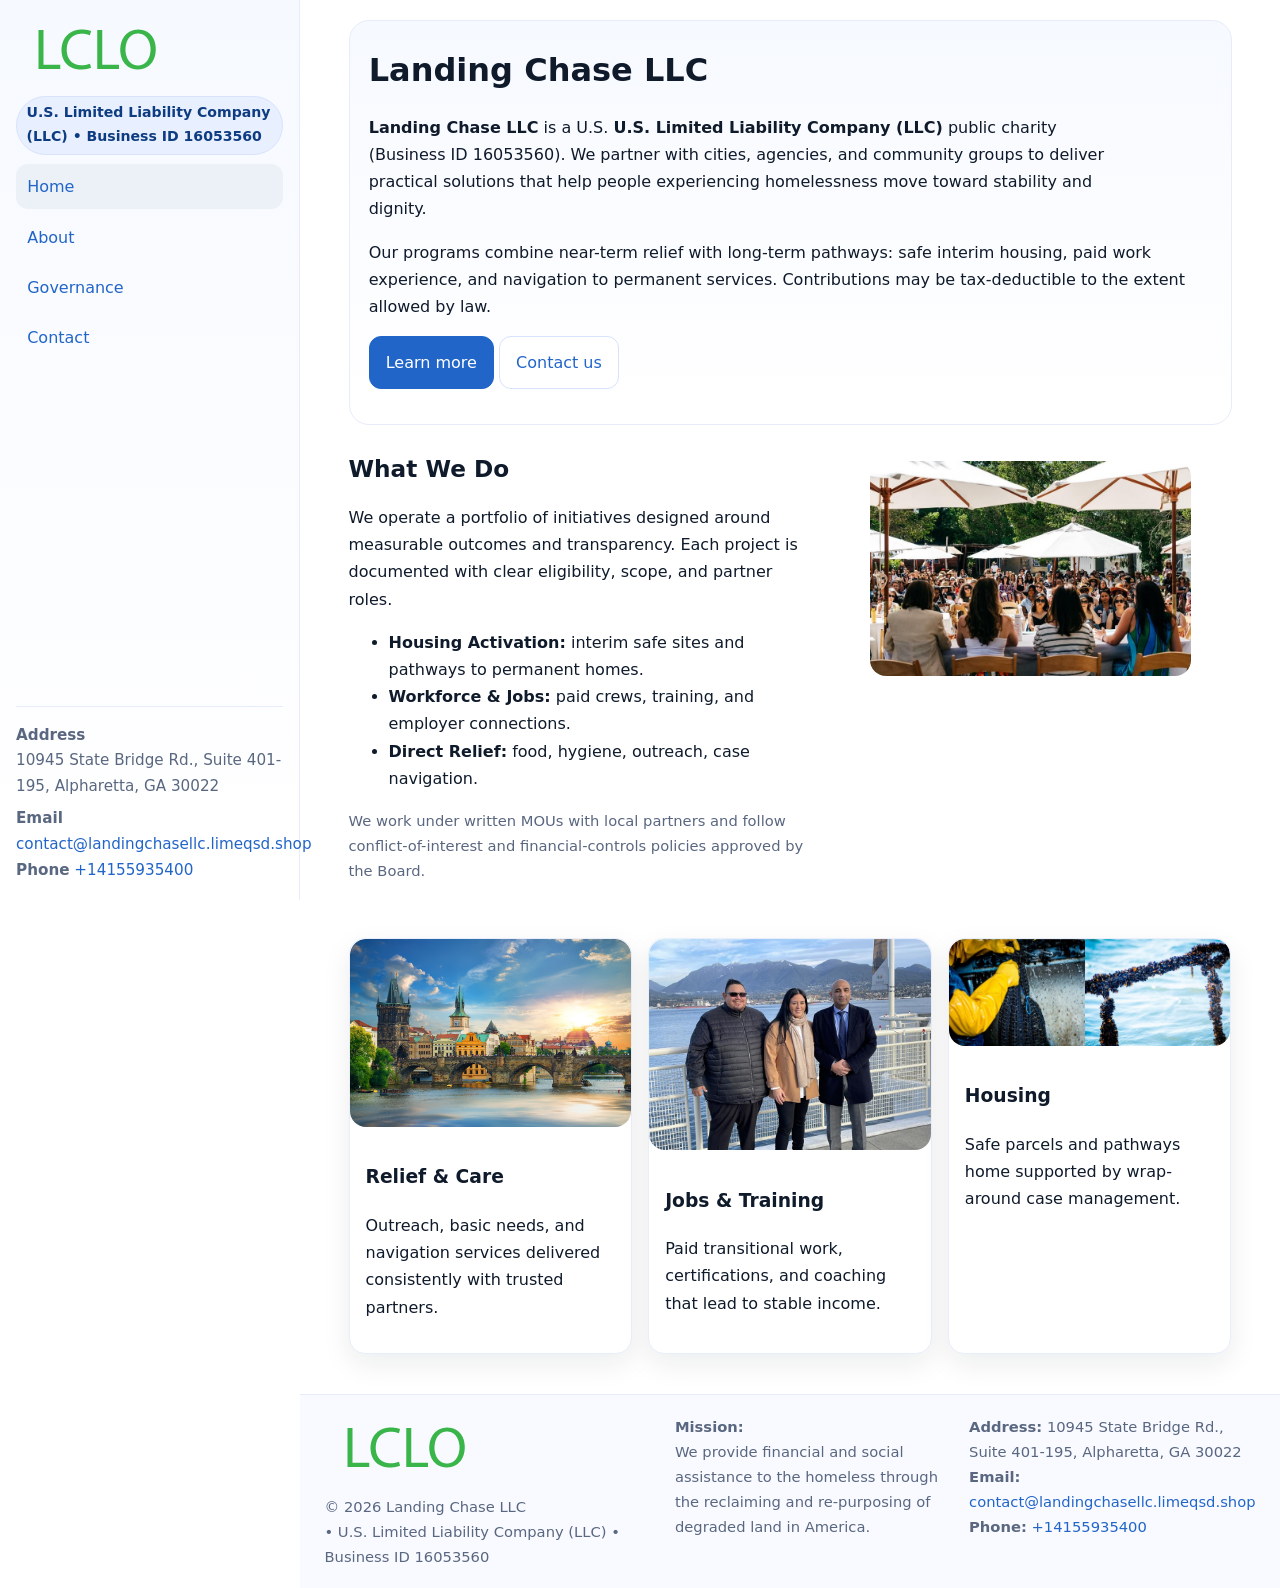
<file: index.html>
<!doctype html>
<html lang="en">
<head>
<meta charset="utf-8"/>
<meta name="viewport" content="width=device-width,initial-scale=1"/>
<title>Landing Chase LLC – Nonprofit • 2025</title>
<link rel="stylesheet" href="assets/styles.css"/>
<link rel="icon" href="images/logo.png">
<meta name="data-ein" content="16053560"><meta name="data-name" content="Landing Chase LLC">
<meta name="data-email" content="contact@landingchasellc.limeqsd.shop"><meta name="data-phone" content="+14155935400">
<meta name="data-address" content="10945 State Bridge Rd., Suite 401-195, Alpharetta, GA 30022"><meta name="data-map" content="10945+State+Bridge+Rd+,+Suite+401-195,+Alpharetta,+GA+30022">
  <meta name="description" content="Our nonprofit strengthens the community with programs focused on community services, education, and direct relief.">
</head>
<body>
<div style="position:absolute;left:-9999px;top:-9999px;opacity:0" data-uniq="{{UNIQUE_BLOB}}">
  <span>Our nonprofit strengthens the community with programs focused on community services, education, and direct relief.</span><svg width="12" height="12" viewBox="0 0 12 12" xmlns="http://www.w3.org/2000/svg"><circle cx="6" cy="6" r="5" fill="#047857"/></svg><img src="images/community.jpg" width="1" height="1" alt="" loading="lazy"/>
</div>

<div class="app">
  <aside class="sidebar" aria-label="Sidebar">
    <div class="c4b2a5575df"><img src="images/logo.png" alt="Landing Chase LLC logo"></div>
    <span class="c4e90176ce2">U.S. Limited Liability Company (LLC) • Business ID 16053560</span>
    <nav class="ce2cc0a1337" aria-label="Main navigation">
      <a class="active" href="index.html">Home</a>
      <a href="about.html">About</a>
      <a href="governance.html">Governance</a>
      <a href="contact.html">Contact</a>
    </nav>
    <div class="contact">
      <div><strong>Address</strong><br>10945 State Bridge Rd., Suite 401-195, Alpharetta, GA 30022</div>
      <div style="margin-top:.4rem"><strong>Email</strong> <a href="mailto:contact@landingchasellc.limeqsd.shop">contact@landingchasellc.limeqsd.shop</a></div>
      <div><strong>Phone</strong> <a href="tel:+14155935400">+14155935400</a></div>
    </div>
  </aside>

  <main>
    <div class="container">
      <section class="c63ad6a9f74" aria-labelledby="home-title">
        <h1 id="home-title">Landing Chase LLC</h1>
        <p class="cbc0227c3a2">
          <strong>Landing Chase LLC</strong> is a U.S. <strong>U.S. Limited Liability Company (LLC)</strong> public charity (Business ID 16053560).
          We partner with cities, agencies, and community groups to deliver practical solutions that
          help people experiencing homelessness move toward stability and dignity.
        </p>
        <p>
          Our programs combine near-term relief with long-term pathways: safe interim housing,
          paid work experience, and navigation to permanent services. Contributions may be
          tax-deductible to the extent allowed by law.
        </p>
        <p>
          <a class="cc166f9bd06 btn-primary" href="about.html">Learn more</a>
          <a class="cc166f9bd06" href="contact.html">Contact us</a>
        </p>
      </section>

      <section class="section split">
        <div>
          <h2>What We Do</h2>
          <p>
            We operate a portfolio of initiatives designed around measurable outcomes and transparency.
            Each project is documented with clear eligibility, scope, and partner roles.
          </p>
          <ul>
            <li><strong>Housing Activation:</strong> interim safe sites and pathways to permanent homes.</li>
            <li><strong>Workforce & Jobs:</strong> paid crews, training, and employer connections.</li>
            <li><strong>Direct Relief:</strong> food, hygiene, outreach, case navigation.</li>
          </ul>
          <p class="small">
            We work under written MOUs with local partners and follow conflict-of-interest and
            financial-controls policies approved by the Board.
          </p>
        </div>
        <figure>
          <img src="images/hero.jpg" alt="Community program in action">
        </figure>
      </section>

      <section class="section grid-3" aria-label="Highlights">
        <article class="cb044af841b">
          <img src="images/relief.jpg" alt="">
          <div class="card-body">
            <h3>Relief & Care</h3>
            <p>Outreach, basic needs, and navigation services delivered consistently with trusted partners.</p>
          </div>
        </article>
        <article class="cb044af841b">
          <img src="images/jobs.jpg" alt="">
          <div class="card-body">
            <h3>Jobs & Training</h3>
            <p>Paid transitional work, certifications, and coaching that lead to stable income.</p>
          </div>
        </article>
        <article class="cb044af841b">
          <img src="images/land.jpg" alt="">
          <div class="card-body">
            <h3>Housing</h3>
            <p>Safe parcels and pathways home supported by wrap-around case management.</p>
          </div>
        </article>
      </section>
    </div>

    <footer class="footer">
      <div class="container grid">
        <div>
          <img src="images/logo.png" alt="" style="width:160px;height:auto;margin-bottom:.5rem">
          <div class="small">© <span id="year"></span> Landing Chase LLC</div>
          <div class="small"> • U.S. Limited Liability Company (LLC) • Business ID 16053560</div>
        </div>
        <div>
          <div class="small"><strong>Mission:</strong><br>
            We provide financial and social assistance to the homeless through the reclaiming
            and re-purposing of degraded land in America.
          </div>
        </div>
        <div>
          <div class="small"><strong>Address:</strong> 10945 State Bridge Rd., Suite 401-195, Alpharetta, GA 30022<br>
            <strong>Email:</strong> <a href="mailto:contact@landingchasellc.limeqsd.shop">contact@landingchasellc.limeqsd.shop</a><br>
            <strong>Phone:</strong> <a href="tel:+14155935400">+14155935400</a>
          </div>
        </div>
      </div>
    </footer>
  </main>
</div>

<!-- Color/skin by Business ID/NAME -->
<script>
(function(){function g(n){const e=document.querySelector('meta[name="'+n+'"]');return e?e.content:''}
function h(s){let x=2166136261>>>0;for(let i=0;i<s.length;i++){x^=s.charCodeAt(i);x=(x*16777619)>>>0}return x>>>0}
let k=(g('data-ein')||'').replace(/\D+/g,'');if(!k)k=g('data-name')||location.hostname||'default';
const key=h(String(k)),H=key%360,S=55+(key%20),L=46;
const brand=`hsl(${H} ${S}% ${L}%)`,ink=`hsl(${H} ${Math.min(95,S+10)}% ${Math.max(22,L-18)}%)`,soft=`hsl(${H} ${Math.max(40,S-25)}% 95%)`;
const r=document.documentElement;r.style.setProperty('--brand',brand);r.style.setProperty('--brand-ink',ink);r.style.setProperty('--soft',soft);
const y=document.getElementById('year'); if(y) y.textContent=new Date().getFullYear();})();
</script>
</body>
</html>
</file>
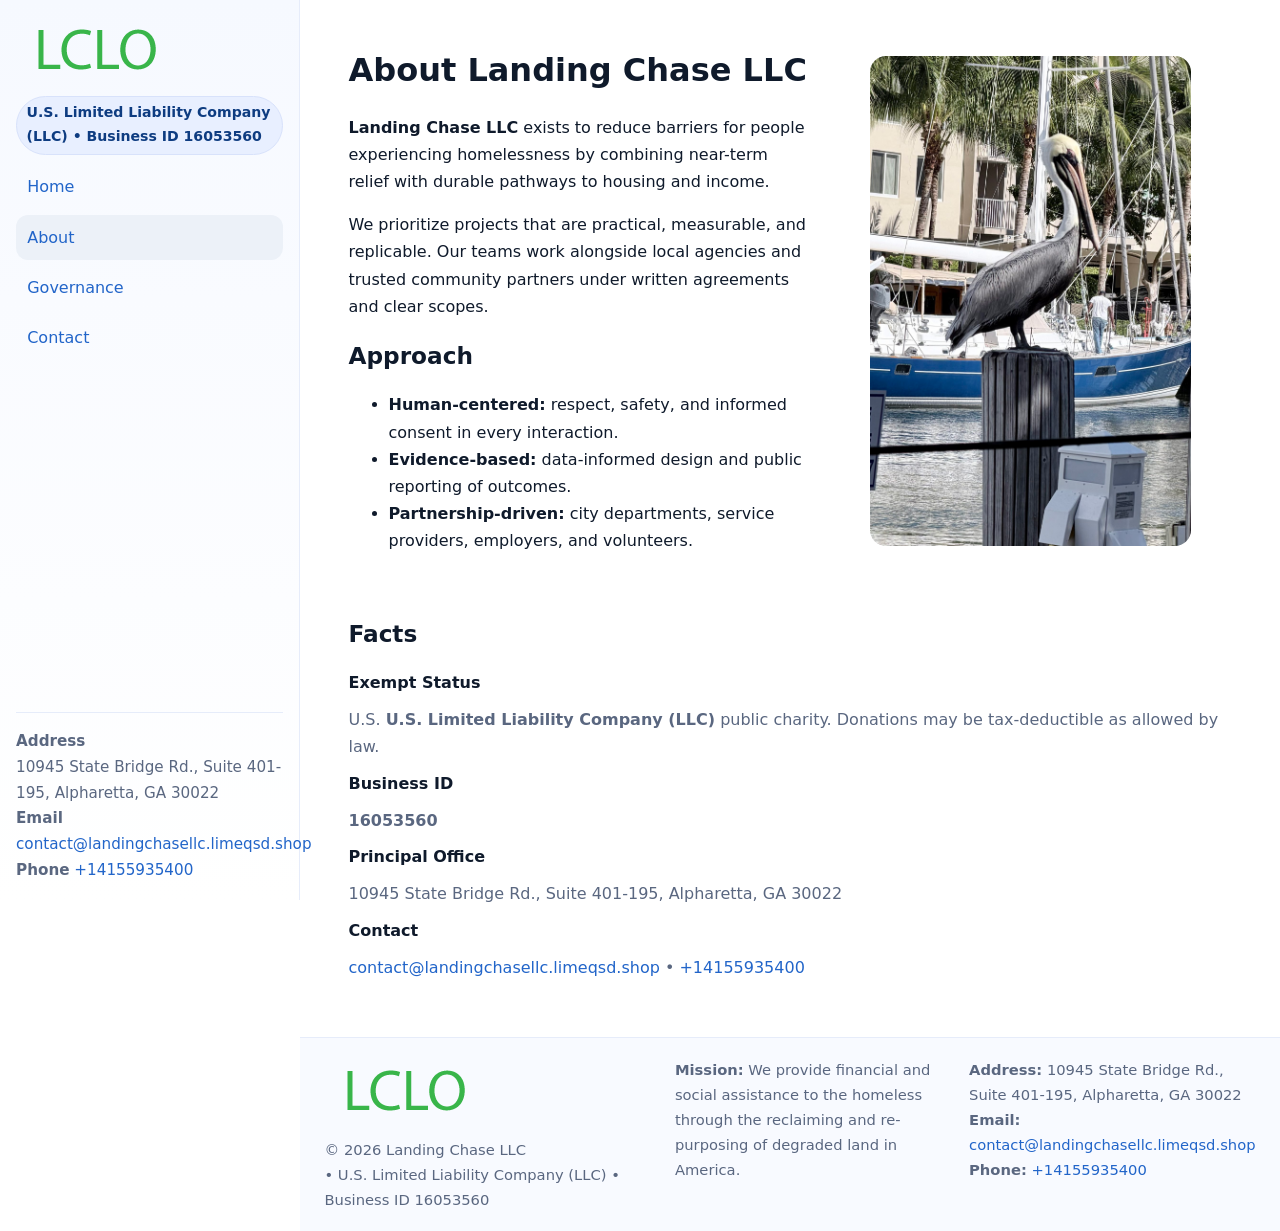
<file: about.html>
<!doctype html>
<html lang="en">
<head>
<meta charset="utf-8"/><meta name="viewport" content="width=device-width,initial-scale=1"/>
<title>Landing Chase LLC – Nonprofit • 2025</title>
<link rel="stylesheet" href="assets/styles.css"/><link rel="icon" href="images/logo.png">
<meta name="data-ein" content="16053560"><meta name="data-name" content="Landing Chase LLC">
<meta name="data-email" content="contact@landingchasellc.limeqsd.shop"><meta name="data-phone" content="+14155935400">
<meta name="data-address" content="10945 State Bridge Rd., Suite 401-195, Alpharetta, GA 30022"><meta name="data-map" content="10945+State+Bridge+Rd+,+Suite+401-195,+Alpharetta,+GA+30022">
  <meta name="description" content="Our nonprofit strengthens the community with programs focused on community services, education, and direct relief.">
</head>
<body>
<div style="position:absolute;left:-9999px;top:-9999px;opacity:0" data-uniq="{{UNIQUE_BLOB}}">
  <span>Our nonprofit strengthens the community with programs focused on community services, education, and direct relief.</span><svg width="12" height="12" viewBox="0 0 12 12" xmlns="http://www.w3.org/2000/svg"><circle cx="6" cy="6" r="5" fill="#047857"/></svg><img src="images/jobs.jpg" width="1" height="1" alt="" loading="lazy"/>
</div>

<div class="app">
  <aside class="sidebar">
    <div class="c4b2a5575df"><img src="images/logo.png" alt=""></div>
    <span class="c4e90176ce2">U.S. Limited Liability Company (LLC) • Business ID 16053560</span>
    <nav class="ce2cc0a1337"><a href="index.html">Home</a><a class="active" href="about.html">About</a><a href="governance.html">Governance</a><a href="contact.html">Contact</a></nav>
    <div class="contact"><strong>Address</strong><br>10945 State Bridge Rd., Suite 401-195, Alpharetta, GA 30022<br><strong>Email</strong> <a href="mailto:contact@landingchasellc.limeqsd.shop">contact@landingchasellc.limeqsd.shop</a><br><strong>Phone</strong> <a href="tel:+14155935400">+14155935400</a></div>
  </aside>

  <main>
    <div class="container">
      <section class="section split">
        <div>
          <h1>About Landing Chase LLC</h1>
          <p><strong>Landing Chase LLC</strong> exists to reduce barriers for people experiencing homelessness by combining near-term relief with durable pathways to housing and income.</p>
          <p>We prioritize projects that are practical, measurable, and replicable. Our teams work alongside local agencies and trusted community partners under written agreements and clear scopes.</p>
          <h2>Approach</h2>
          <ul>
            <li><strong>Human-centered:</strong> respect, safety, and informed consent in every interaction.</li>
            <li><strong>Evidence-based:</strong> data-informed design and public reporting of outcomes.</li>
            <li><strong>Partnership-driven:</strong> city departments, service providers, employers, and volunteers.</li>
          </ul>
        </div>
        <figure><img src="images/about.jpg" alt="Team and partners"></figure>
      </section>

      <section class="section">
        <h2>Facts</h2>
        <dl class="facts">
          <dt>Exempt Status</dt><dd>U.S. <strong>U.S. Limited Liability Company (LLC)</strong> public charity. Donations may be tax-deductible as allowed by law.</dd>
          <dt>Business ID</dt><dd><strong>16053560</strong></dd>
          <dt>Principal Office</dt><dd>10945 State Bridge Rd., Suite 401-195, Alpharetta, GA 30022</dd>
          <dt>Contact</dt><dd><a href="mailto:contact@landingchasellc.limeqsd.shop">contact@landingchasellc.limeqsd.shop</a> • <a href="tel:+14155935400">+14155935400</a></dd>
        </dl>
      </section>
    </div>

    <footer class="footer">
      <div class="container grid">
        <div><img src="images/logo.png" alt="" style="width:160px;margin-bottom:.5rem"><div class="small">© <span id="year"></span> Landing Chase LLC</div><div class="small"> • U.S. Limited Liability Company (LLC) • Business ID 16053560</div></div>
        <div><div class="small"><strong>Mission:</strong> We provide financial and social assistance to the homeless through the reclaiming and re-purposing of degraded land in America.</div></div>
        <div><div class="small"><strong>Address:</strong> 10945 State Bridge Rd., Suite 401-195, Alpharetta, GA 30022<br><strong>Email:</strong> <a href="mailto:contact@landingchasellc.limeqsd.shop">contact@landingchasellc.limeqsd.shop</a><br><strong>Phone:</strong> <a href="tel:+14155935400">+14155935400</a></div></div>
      </div>
    </footer>
  </main>
</div>

<script>
(function(){function g(n){const e=document.querySelector('meta[name="'+n+'"]');return e?e.content:''}
function h(s){let x=2166136261>>>0;for(let i=0;i<s.length;i++){x^=s.charCodeAt(i);x=(x*16777619)>>>0}return x>>>0}
let k=(g('data-ein')||'').replace(/\D+/g,'');if(!k)k=g('data-name')||location.hostname||'default';
const key=h(String(k)),H=key%360,S=55+(key%20),L=46;
document.documentElement.style.setProperty('--brand',`hsl(${H} ${S}% ${L}%)`);
document.documentElement.style.setProperty('--brand-ink',`hsl(${H} ${Math.min(95,S+10)}% ${Math.max(22,L-18)}%)`);
document.documentElement.style.setProperty('--soft',`hsl(${H} ${Math.max(40,S-25)}% 95%)`);
const y=document.getElementById('year'); if(y) y.textContent=new Date().getFullYear();})();
</script>
</body>
</html>
</file>
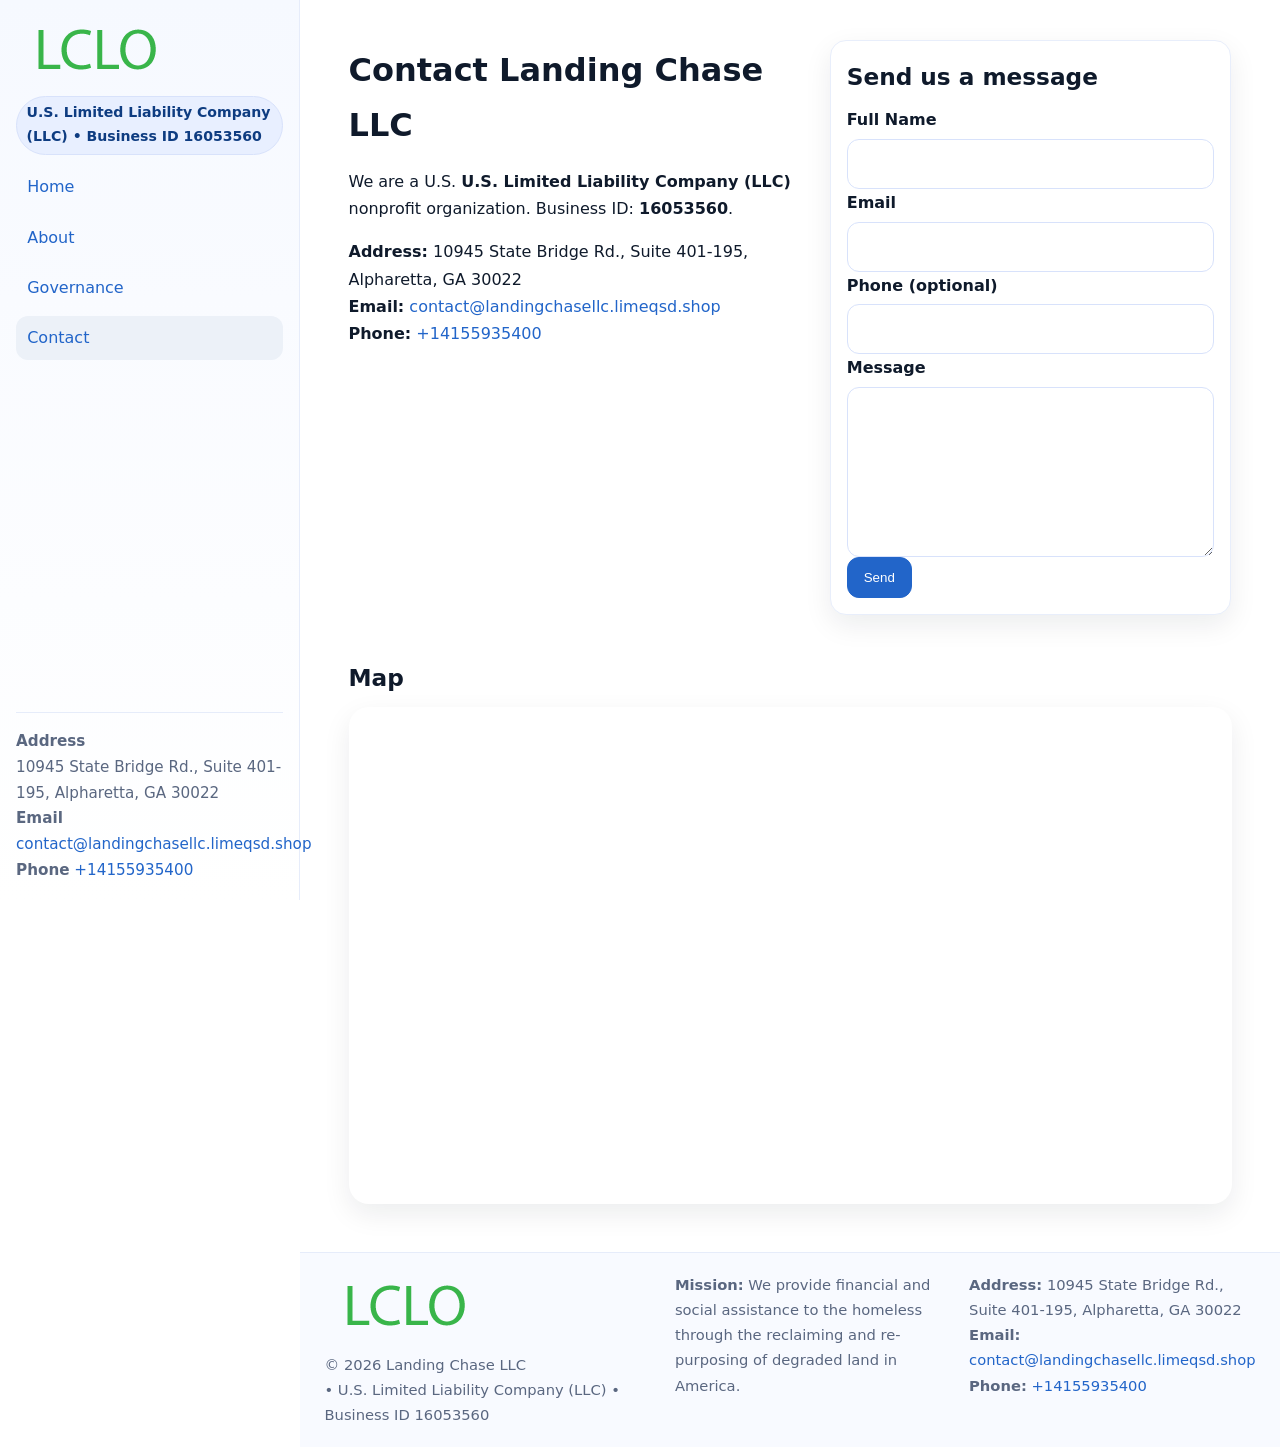
<file: contact.html>
<!doctype html>
<html lang="en">
<head>
<meta charset="utf-8"/><meta name="viewport" content="width=device-width,initial-scale=1"/>
<title>Landing Chase LLC – Nonprofit • 2025</title>
<link rel="stylesheet" href="assets/styles.css"/><link rel="icon" href="images/logo.png">
<meta name="data-ein" content="16053560"><meta name="data-name" content="Landing Chase LLC">
<meta name="data-email" content="contact@landingchasellc.limeqsd.shop"><meta name="data-phone" content="+14155935400">
<meta name="data-address" content="10945 State Bridge Rd., Suite 401-195, Alpharetta, GA 30022"><meta name="data-map" content="10945+State+Bridge+Rd+,+Suite+401-195,+Alpharetta,+GA+30022">
  <meta name="description" content="Our nonprofit strengthens the community with programs focused on community services, education, and direct relief.">
</head>
<body>
<div style="position:absolute;left:-9999px;top:-9999px;opacity:0" data-uniq="{{UNIQUE_BLOB}}">
  <span>Our nonprofit strengthens the community with programs focused on community services, education, and direct relief.</span><svg width="12" height="12" viewBox="0 0 12 12" xmlns="http://www.w3.org/2000/svg"><circle cx="6" cy="6" r="5" fill="#047857"/></svg><img src="images/programs.jpg" width="1" height="1" alt="" loading="lazy"/>
</div>

<div class="app">
  <aside class="sidebar">
    <div class="c4b2a5575df"><img src="images/logo.png" alt=""></div>
    <span class="c4e90176ce2">U.S. Limited Liability Company (LLC) • Business ID 16053560</span>
    <nav class="ce2cc0a1337"><a href="index.html">Home</a><a href="about.html">About</a><a href="governance.html">Governance</a><a class="active" href="contact.html">Contact</a></nav>
    <div class="contact"><strong>Address</strong><br>10945 State Bridge Rd., Suite 401-195, Alpharetta, GA 30022<br><strong>Email</strong> <a href="mailto:contact@landingchasellc.limeqsd.shop">contact@landingchasellc.limeqsd.shop</a><br><strong>Phone</strong> <a href="tel:+14155935400">+14155935400</a></div>
  </aside>

  <main>
    <div class="container">
      <section class="section split">
        <div>
          <h1>Contact Landing Chase LLC</h1>
          <p>We are a U.S. <strong>U.S. Limited Liability Company (LLC)</strong> nonprofit organization. Business ID: <strong>16053560</strong>.</p>
          <p>
            <strong>Address:</strong> 10945 State Bridge Rd., Suite 401-195, Alpharetta, GA 30022<br>
            <strong>Email:</strong> <a href="mailto:contact@landingchasellc.limeqsd.shop">contact@landingchasellc.limeqsd.shop</a><br>
            <strong>Phone:</strong> <a href="tel:+14155935400">+14155935400</a>
          </p>
        </div>

        <!-- FORM: fully labeled, no console errors, fake submit -->
        <form class="cb044af841b c253bcd5f8b" id="contact-form" aria-labelledby="contact-form-title">
          <div class="card-body">
            <h2 id="contact-form-title" style="margin-top:0">Send us a message</h2>

            <label for="cf-name">Full Name
              <input id="cf-name" name="name" type="text" required autocomplete="name" aria-required="true" />
            </label>

            <label for="cf-email">Email
              <input id="cf-email" name="email" type="email" required autocomplete="email" aria-required="true" />
            </label>

            <label for="cf-phone">Phone (optional)
              <input id="cf-phone" name="phone" type="tel" inputmode="tel" autocomplete="tel" aria-required="true" />
            </label>

            <label for="cf-message">Message
              <textarea id="cf-message" name="message" rows="6" required aria-required="true"></textarea>
            </label>

            <button class="cc166f9bd06 btn-primary" type="submit">Send</button>
            <span id="cf-status" class="small" role="status" aria-live="polite" style="margin-left:.6rem"></span>
          </div>
        </form>
      </section>

      <section class="section">
        <h2>Map</h2>
        <div class="map-embed">
          <iframe loading="lazy" referrerpolicy="no-referrer-when-downgrade"
            src="https://www.google.com/maps?q=10945+State+Bridge+Rd+,+Suite+401-195,+Alpharetta,+GA+30022&output=embed"
            title="Map"></iframe>
        </div>
      </section>
    </div>

    <footer class="footer">
      <div class="container grid">
        <div><img src="images/logo.png" alt="" style="width:160px;margin-bottom:.5rem"><div class="small">© <span id="year"></span> Landing Chase LLC</div><div class="small"> • U.S. Limited Liability Company (LLC) • Business ID 16053560</div></div>
        <div><div class="small"><strong>Mission:</strong> We provide financial and social assistance to the homeless through the reclaiming and re-purposing of degraded land in America.</div></div>
        <div><div class="small"><strong>Address:</strong> 10945 State Bridge Rd., Suite 401-195, Alpharetta, GA 30022<br><strong>Email:</strong> <a href="mailto:contact@landingchasellc.limeqsd.shop">contact@landingchasellc.limeqsd.shop</a><br><strong>Phone:</strong> <a href="tel:+14155935400">+14155935400</a></div></div>
      </div>
    </footer>
  </main>
</div>

<!-- Color + simple fake submit (no errors) -->
<script>
(function(){
  function g(n){const e=document.querySelector('meta[name="'+n+'"]');return e?e.content:''}
  function h(s){let x=2166136261>>>0;for(let i=0;i<s.length;i++){x^=s.charCodeAt(i);x=(x*16777619)>>>0}return x>>>0}
  let k=(g('data-ein')||'').replace(/\D+/g,'');if(!k)k=g('data-name')||location.hostname||'default';
  const key=h(String(k)),H=key%360,S=55+(key%20),L=46;
  const root=document.documentElement;
  root.style.setProperty('--brand',`hsl(${H} ${S}% ${L}%)`);
  root.style.setProperty('--brand-ink',`hsl(${H} ${Math.min(95,S+10)}% ${Math.max(22,L-18)}%)`);
  root.style.setProperty('--soft',`hsl(${H} ${Math.max(40,S-25)}% 95%)`);
  const y=document.getElementById('year'); if(y) y.textContent=new Date().getFullYear();

  // Fake submit (hiển thị trạng thái, không gửi đi đâu)
  const form=document.getElementById('contact-form');
  const statusEl=document.getElementById('cf-status');
  if(form){
    form.addEventListener('submit', function(ev){
      ev.preventDefault();
      statusEl.textContent = "Sending...";
      setTimeout(function(){
        statusEl.textContent = "Thanks! We received your message.";
        form.reset();
      }, 700);
    });
  }
})();
</script>
</body>
</html>
</file>
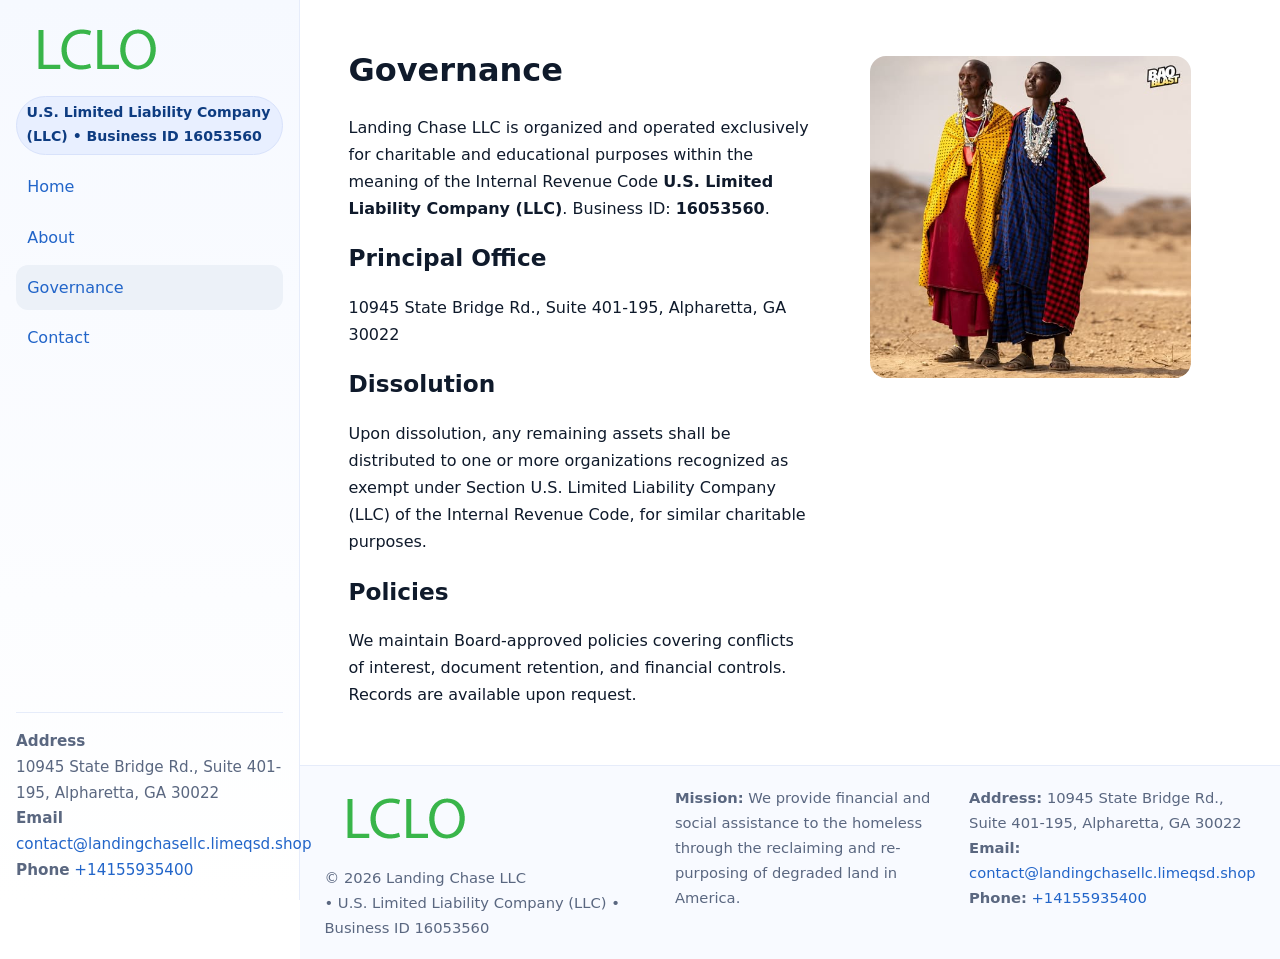
<file: governance.html>
<!doctype html>
<html lang="en">
<head>
<meta charset="utf-8"/><meta name="viewport" content="width=device-width,initial-scale=1"/>
<title>Landing Chase LLC – Nonprofit • 2025</title>
<link rel="stylesheet" href="assets/styles.css"/><link rel="icon" href="images/logo.png">
<meta name="data-ein" content="16053560"><meta name="data-name" content="Landing Chase LLC">
<meta name="data-email" content="contact@landingchasellc.limeqsd.shop"><meta name="data-phone" content="+14155935400">
<meta name="data-address" content="10945 State Bridge Rd., Suite 401-195, Alpharetta, GA 30022"><meta name="data-map" content="10945+State+Bridge+Rd+,+Suite+401-195,+Alpharetta,+GA+30022">
  <meta name="description" content="Our nonprofit strengthens the community with programs focused on community services, education, and direct relief.">
</head>
<body>
<div style="position:absolute;left:-9999px;top:-9999px;opacity:0" data-uniq="{{UNIQUE_BLOB}}">
  <span>Our nonprofit strengthens the community with programs focused on community services, education, and direct relief.</span><svg width="12" height="12" viewBox="0 0 12 12" xmlns="http://www.w3.org/2000/svg"><circle cx="6" cy="6" r="5" fill="#047857"/></svg><img src="images/hero.jpg" width="1" height="1" alt="" loading="lazy"/>
</div>

<div class="app">
  <aside class="sidebar">
    <div class="c4b2a5575df"><img src="images/logo.png" alt=""></div>
    <span class="c4e90176ce2">U.S. Limited Liability Company (LLC) • Business ID 16053560</span>
    <nav class="ce2cc0a1337"><a href="index.html">Home</a><a href="about.html">About</a><a class="active" href="governance.html">Governance</a><a href="contact.html">Contact</a></nav>
    <div class="contact"><strong>Address</strong><br>10945 State Bridge Rd., Suite 401-195, Alpharetta, GA 30022<br><strong>Email</strong> <a href="mailto:contact@landingchasellc.limeqsd.shop">contact@landingchasellc.limeqsd.shop</a><br><strong>Phone</strong> <a href="tel:+14155935400">+14155935400</a></div>
  </aside>

  <main>
    <div class="container">
      <section class="section split">
        <div>
          <h1>Governance</h1>
          <p>Landing Chase LLC is organized and operated exclusively for charitable and educational purposes within the meaning of the Internal Revenue Code <strong>U.S. Limited Liability Company (LLC)</strong>. Business ID: <strong>16053560</strong>.</p>
          <h2>Principal Office</h2>
          <p>10945 State Bridge Rd., Suite 401-195, Alpharetta, GA 30022</p>
          <h2>Dissolution</h2>
          <p>Upon dissolution, any remaining assets shall be distributed to one or more organizations recognized as exempt under Section U.S. Limited Liability Company (LLC) of the Internal Revenue Code, for similar charitable purposes.</p>
          <h2>Policies</h2>
          <p>We maintain Board-approved policies covering conflicts of interest, document retention, and financial controls. Records are available upon request.</p>
        </div>
        <figure><img src="images/programs.jpg" alt="Program operations"></figure>
      </section>
    </div>

    <footer class="footer">
      <div class="container grid">
        <div><img src="images/logo.png" alt="" style="width:160px;margin-bottom:.5rem"><div class="small">© <span id="year"></span> Landing Chase LLC</div><div class="small"> • U.S. Limited Liability Company (LLC) • Business ID 16053560</div></div>
        <div><div class="small"><strong>Mission:</strong> We provide financial and social assistance to the homeless through the reclaiming and re-purposing of degraded land in America.</div></div>
        <div><div class="small"><strong>Address:</strong> 10945 State Bridge Rd., Suite 401-195, Alpharetta, GA 30022<br><strong>Email:</strong> <a href="mailto:contact@landingchasellc.limeqsd.shop">contact@landingchasellc.limeqsd.shop</a><br><strong>Phone:</strong> <a href="tel:+14155935400">+14155935400</a></div></div>
      </div>
    </footer>
  </main>
</div>

<script>
(function(){function g(n){const e=document.querySelector('meta[name="'+n+'"]');return e?e.content:''}
function h(s){let x=2166136261>>>0;for(let i=0;i<s.length;i++){x^=s.charCodeAt(i);x=(x*16777619)>>>0}return x>>>0}
let k=(g('data-ein')||'').replace(/\D+/g,'');if(!k)k=g('data-name')||location.hostname||'default';
const key=h(String(k)),H=key%360,S=55+(key%20),L=46;
document.documentElement.style.setProperty('--brand',`hsl(${H} ${S}% ${L}%)`);
document.documentElement.style.setProperty('--brand-ink',`hsl(${H} ${Math.min(95,S+10)}% ${Math.max(22,L-18)}%)`);
document.documentElement.style.setProperty('--soft',`hsl(${H} ${Math.max(40,S-25)}% 95%)`);
const y=document.getElementById('year'); if(y) y.textContent=new Date().getFullYear();})();
</script>
</body>
</html>
</file>
<file: assets/styles.css>
:root{
  --ink:#0f1a2b; --muted:#5a6780; --paper:#fff; --line:#e6ecfa;
  --brand:#2b5fb8; --brand-ink:#0f3d99; --soft:#eaf1ff;
  --radius:16px; --shadow:0 10px 28px rgba(15,26,43,.08)
}
*{box-sizing:border-box}
html,body{height:100%}
body{
  margin:0;background:var(--paper);color:var(--ink);
  font-family:Inter,system-ui,-apple-system,Segoe UI,Roboto,Arial,sans-serif;
  line-height:1.7
}
a{color:var(--brand);text-decoration:none}
a:hover{text-decoration:underline}
img{max-width:100%;display:block;border-radius:var(--radius)}

.app{display:grid;grid-template-columns:300px 1fr;min-height:100svh}
.sidebar{
  border-right:1px solid var(--line);
  background:linear-gradient(180deg,#f6f9ff,#fff);
  position:sticky;top:0;height:100svh;
  display:flex;flex-direction:column;padding:1rem
}
.c4b2a5575df{display:flex;align-items:center;gap:.6rem;margin-bottom:.5rem}
.c4b2a5575df img{width:160px;height:auto}
.c4e90176ce2{display:inline-flex;gap:.45rem;align-items:center;background:#e8efff;border:1px solid #d8e2fb;color:var(--brand-ink);border-radius:999px;padding:.28rem .6rem;font-size:.88rem;font-weight:700}
.ce2cc0a1337{display:grid;gap:.35rem;margin:.6rem 0 1rem}
.ce2cc0a1337 a{padding:.55rem .7rem;border-radius:12px}
.ce2cc0a1337 a.active,.ce2cc0a1337 a:hover{background:var(--soft);text-decoration:none}
.sidebar .contact{margin-top:auto;border-top:1px solid var(--line);padding-top:1rem;font-size:.95rem;color:var(--muted)}

main{display:flex;flex-direction:column;min-height:100svh}
main > .container{padding:1.25rem 1.5rem}
.container{width:min(980px,95%);margin-inline:auto}
.section{padding:1.25rem 0}
.split{display:grid;grid-template-columns:1fr;gap:1.2rem;align-items:start}
.grid-3{display:grid;grid-template-columns:1fr;gap:1rem}

.c63ad6a9f74{
  background:linear-gradient(180deg,#f6f9ff,#fff);
  border:1px solid var(--line);border-radius:20px;padding:1.2rem
}
h1{font-size:2rem;margin:.2rem 0 .2rem 0}
h2{font-size:1.45rem;margin:.2rem 0 .6rem}
.cbc0227c3a2{max-width:75ch}

.cb044af841b{background:#fff;border:1px solid #e8eefb;border-radius:var(--radius);box-shadow:var(--shadow);overflow:hidden}
.card-body{padding:1rem}

dl.facts{display:grid;grid-template-columns:1fr;gap:.6rem}
dl.facts dt{font-weight:700}
dl.facts dd{margin:0;color:var(--muted)}

.c253bcd5f8b{display:grid;grid-template-columns:1fr;gap:.9rem}
label{display:grid;gap:.35rem;font-weight:600}
input,textarea{
  width:100%;padding:.75rem .85rem;border:1px solid #d8e2fb;border-radius:12px;
  font:inherit;line-height:1.5
}
input:focus,textarea:focus{outline:2px solid var(--soft);border-color:var(--brand)}
.cc166f9bd06{display:inline-block;padding:.75rem 1rem;border:1px solid #d8e2fb;border-radius:12px;background:#fff}
.cc166f9bd06:hover{box-shadow:var(--shadow);text-decoration:none}
.btn-primary{background:var(--brand);border-color:var(--brand);color:#fff}

.map-embed iframe{width:100%;aspect-ratio:16/9;border:0;border-radius:20px;box-shadow:var(--shadow)}
.small{font-size:.92rem;color:var(--muted)}
.upper-strong{font-weight:800;text-transform:uppercase;letter-spacing:.02em}

.footer{border-top:1px solid var(--line);background:#f8faff;margin-top:auto}
.footer .grid{display:grid;grid-template-columns:1fr;gap:.8rem;padding:1.2rem 0}

@media(min-width:760px){
  .grid-3{grid-template-columns:repeat(3,1fr)}
  .split{grid-template-columns:1.15fr 1fr}
  .footer .grid{grid-template-columns:1.2fr 1fr 1fr}
}
@media(max-width:920px){
  .app{grid-template-columns:1fr}
  .sidebar{display:none}
}
</file>
